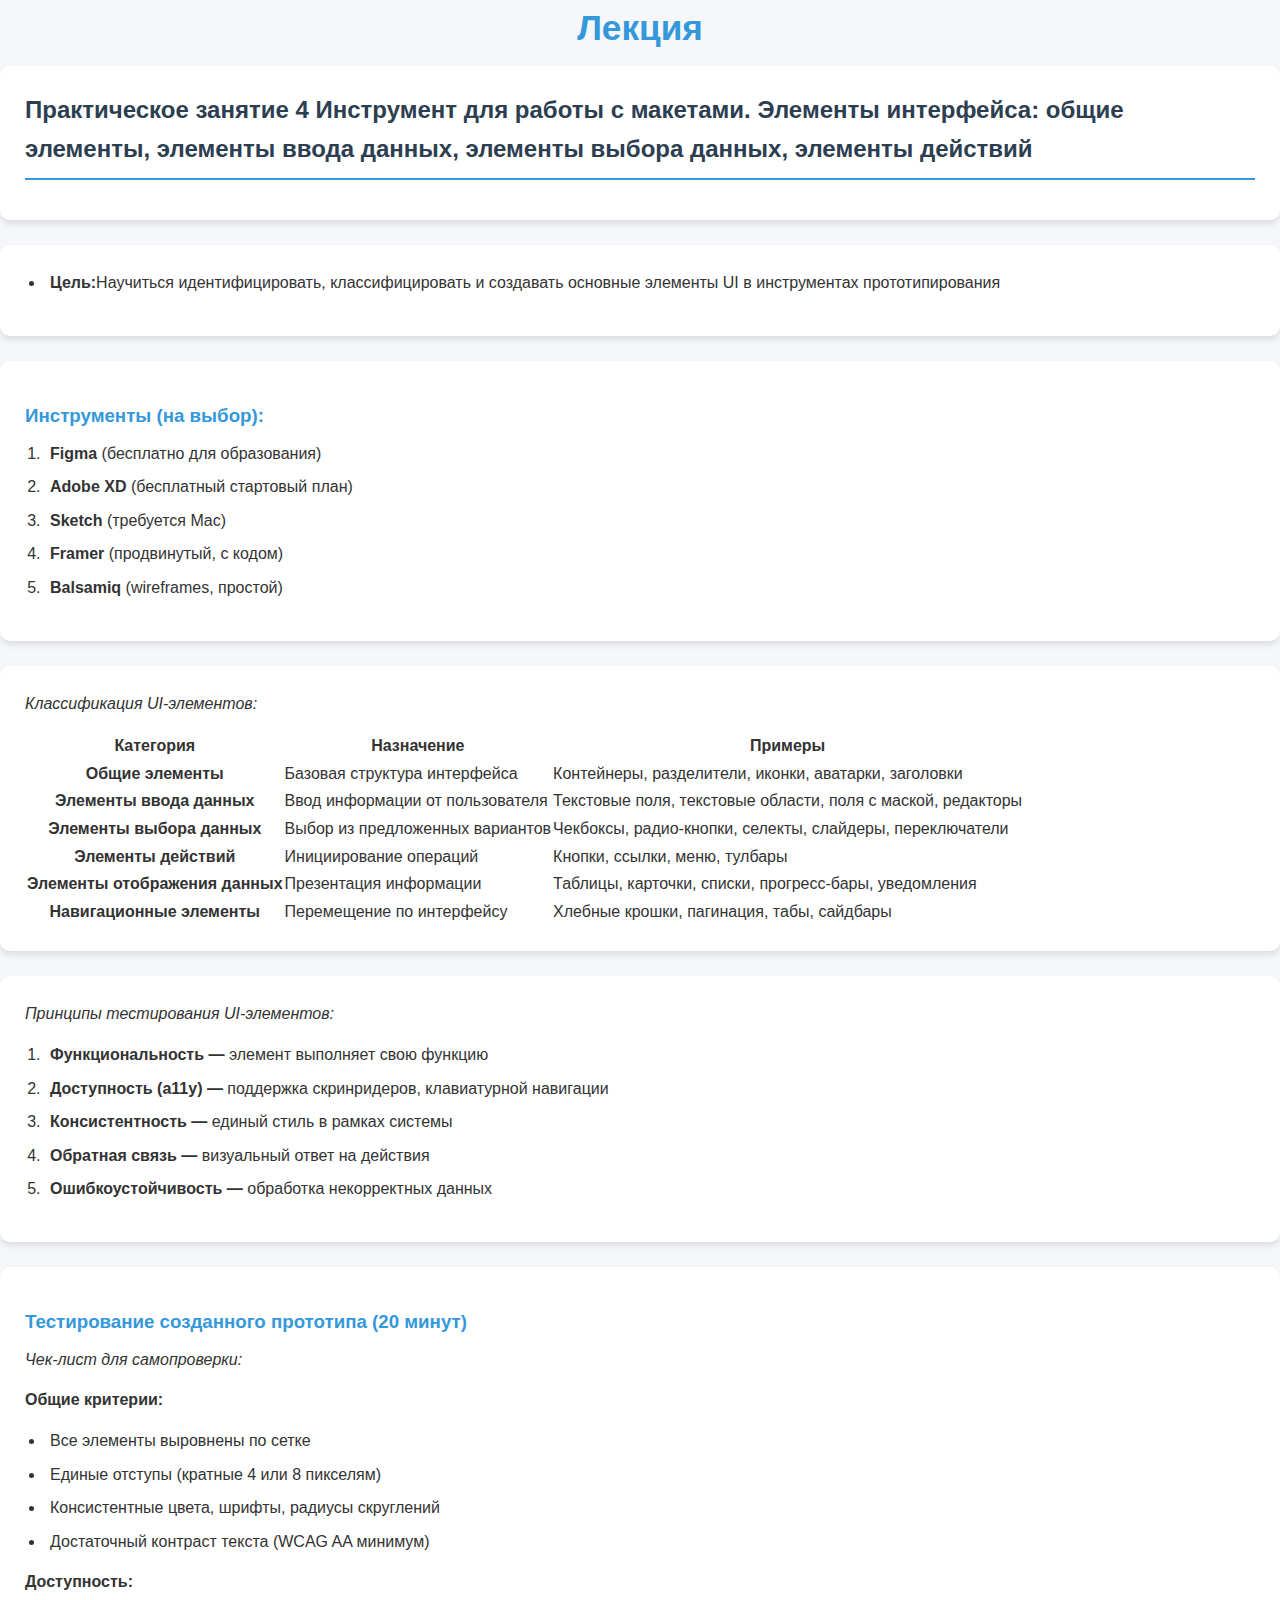
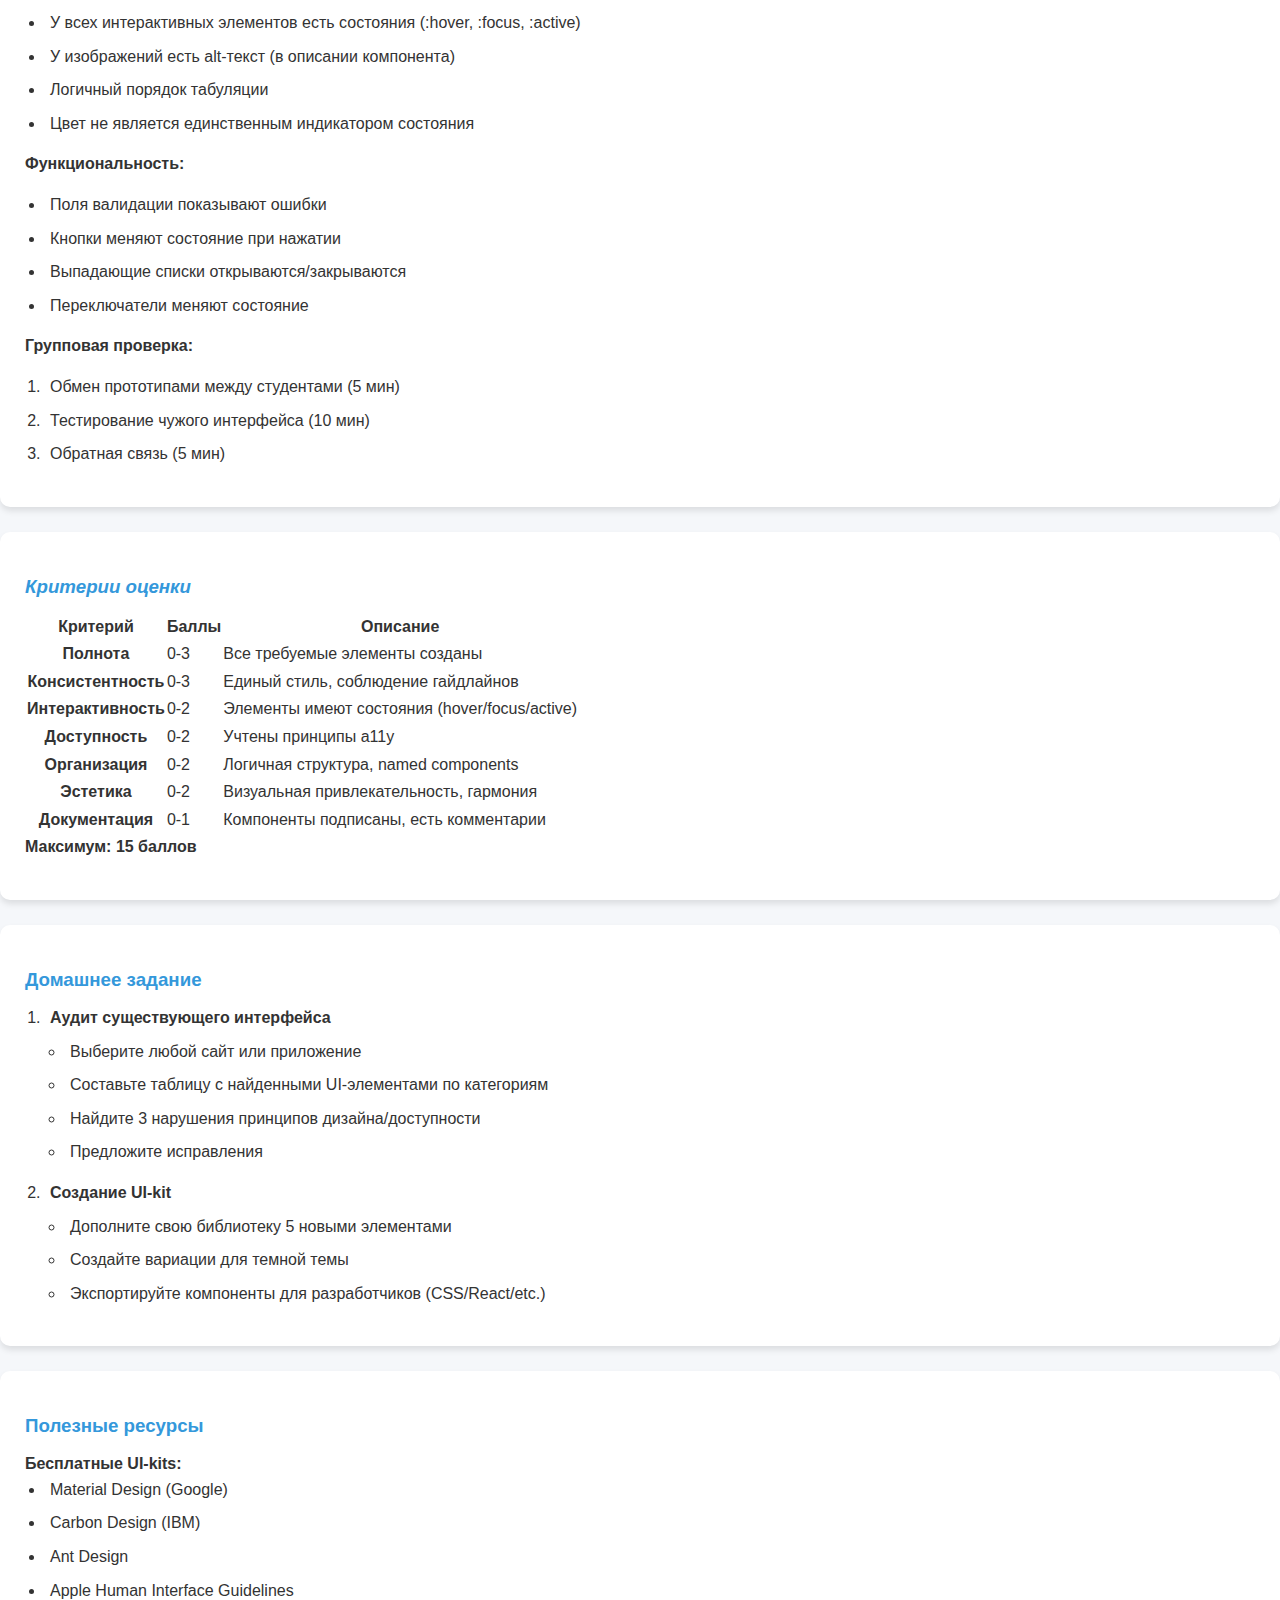
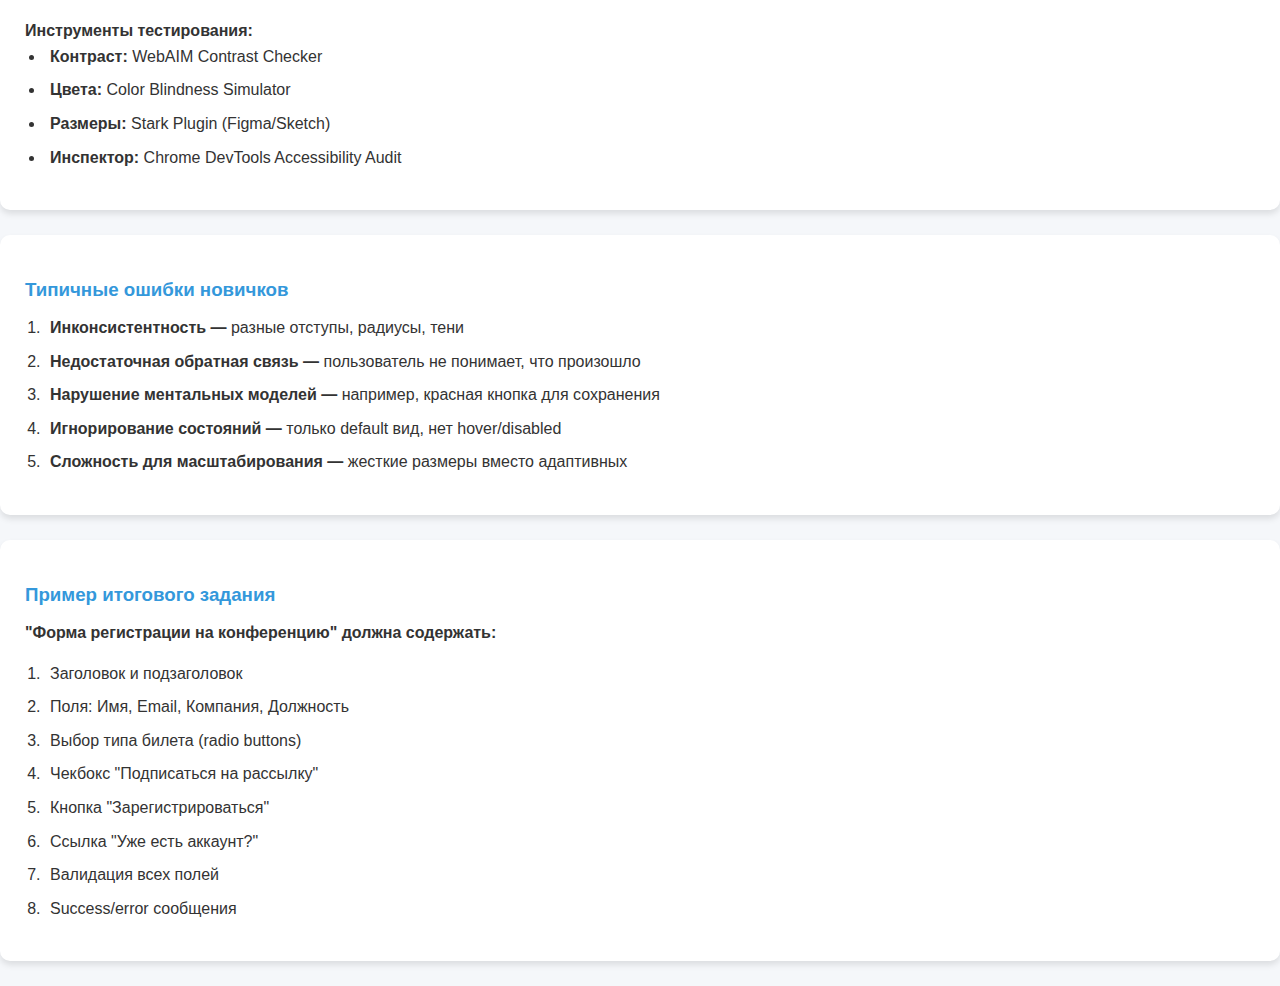
<file: index.html>
<!DOCTYPE html>
<html lang="en">
<head>
    <meta charset="UTF-8">
    <meta name="viewport" content="width=device-width, initial-scale=1.0">
    <link rel="stylesheet" href="style1.css">
    <title>Конспекты</title>
</head>
<body>
    <h1>Лекция</h1>
<div class = "card">
    <h2>Практическое занятие 4 Инструмент для работы с макетами. Элементы интерфейса: общие элементы, элементы ввода данных, элементы выбора данных, элементы действий</h2>
</div>
<div class = "card">
    <ul>
        <li><b>Цель:</b>Научиться идентифицировать, классифицировать и создавать основные элементы UI в инструментах прототипирования</li>
    </ul>
</div>
<div class="card">
<h3>Инструменты (на выбор):</h3>
<ol>
    <li><b>Figma</b> (бесплатно для образования)</li>
    <li><b>Adobe XD</b> (бесплатный стартовый план)</li>
    <li><b>Sketch</b> (требуется Mac)</li>
    <li><b>Framer</b> (продвинутый, с кодом)</li>
    <li><b>Balsamiq</b> (wireframes, простой)</li>
</ol>
</div>
<div class="card">
<p><i>Классификация UI-элементов:</i></p>
<table>
    <tr>
        <th>Категория</th>
        <th>Назначение</th>
        <th>Примеры</th>
    </tr>
    <tr>
        <th>Общие элементы</th>
        <td>Базовая структура интерфейса</td>
        <td>Контейнеры, разделители, иконки, аватарки, заголовки</td>
    </tr>
    <tr>
        <th>Элементы ввода данных</th>
        <td>Ввод информации от пользователя</td>
        <td>Текстовые поля, текстовые области, поля с маской, редакторы</td>
    </tr>
    <tr>
        <th>Элементы выбора данных</th>
        <td>Выбор из предложенных вариантов</td>
        <td>Чекбоксы, радио-кнопки, селекты, слайдеры, переключатели</td>
    </tr>
    <tr>
         <th>Элементы действий</th>
         <td>Инициирование операций</td>
         <td>Кнопки, ссылки, меню, тулбары</td>
    </tr>
    <tr>
         <th>Элементы отображения данных</th>
         <td>Презентация информации</td>
         <td>Таблицы, карточки, списки, прогресс-бары, уведомления</td>
    </tr>
    <tr>
         <th>Навигационные элементы</th>
         <td>Перемещение по интерфейсу</td>
         <td>Хлебные крошки, пагинация, табы, сайдбары</td>
    </tr>
</table>
</div>
<div class="card">
<p><i>Принципы тестирования UI-элементов:</i></p>
<ol>
    <li><b>Функциональность — </b>элемент выполняет свою функцию</li>
    <li><b>Доступность (a11y) — </b>поддержка скринридеров, клавиатурной навигации</li>
    <li><b>Консистентность — </b>единый стиль в рамках системы</li>
    <li><b>Обратная связь — </b>визуальный ответ на действия</li>
    <li><b>Ошибкоустойчивость — </b>обработка некорректных данных</li>
</ol>
</div>
<div class="card">
<h3>Тестирование созданного прототипа (20 минут)</h3>
<p><i>Чек-лист для самопроверки:</i></p>
<p><b>Общие критерии:</b></p>
<ul>
    <li>Все элементы выровнены по сетке</li>
    <li>Единые отступы (кратные 4 или 8 пикселям)</li>
    <li>Консистентные цвета, шрифты, радиусы скруглений</li>
    <li>Достаточный контраст текста (WCAG AA минимум)</li>
</ul>
<p><b>Доступность:</b></p>
<ul>
    <li>У всех интерактивных элементов есть состояния (:hover, :focus, :active)</li>
    <li>У изображений есть alt-текст (в описании компонента)</li>
    <li>Логичный порядок табуляции</li>
    <li>Цвет не является единственным индикатором состояния</li>
</ul>
<p><b>Функциональность:</b></p>
<ul>
    <li>Поля валидации показывают ошибки</li>
    <li>Кнопки меняют состояние при нажатии</li>
    <li>Выпадающие списки открываются/закрываются</li>
    <li>Переключатели меняют состояние</li>
</ul>
<p><b>Групповая проверка:</b></p>
<ol>
    <li>Обмен прототипами между студентами (5 мин)</li>
    <li>Тестирование чужого интерфейса (10 мин)</li>
    <li>Обратная связь (5 мин)</li>
</ol>
</div>
<div class="card">
<h3><i>Критерии оценки</i></h3>
<table>
    <tr>
        <th>Критерий</th>
        <th>Баллы</th>
        <th>Описание</th>
    </tr>
    <tr>
        <th>Полнота</th>
        <td>0-3</td>
        <td>Все требуемые элементы созданы</td>
    </tr>
    <tr>
        <th>Консистентность</th>
        <td>0-3</td>
        <td>Единый стиль, соблюдение гайдлайнов</td>
    </tr>
    <tr>
        <th>Интерактивность</th>
        <td>0-2</td>
        <td>Элементы имеют состояния (hover/focus/active)</td>
    </tr>
    <tr>
        <th>Доступность</th>
        <td>0-2</td>
        <td>Учтены принципы a11y</td>
    </tr>
    <tr>
        <th>Организация</th>
        <td>0-2</td>
        <td>Логичная структура, named components</td>
    </tr>
    <tr>
        <th>Эстетика</th>
        <td>0-2</td>
        <td>Визуальная привлекательность, гармония</td>
    </tr>
    <tr>
        <th>Документация</th>
        <td>0-1</td>
        <td>Компоненты подписаны, есть комментарии</td>
    </tr>
</table>
<p><b>Максимум: 15 баллов</b></p>
</div>
<div class="card">
<h3>Домашнее задание</h3>
<ol>
    <li><b>Аудит существующего интерфейса</b></li>
    <ul>
        <li>Выберите любой сайт или приложение</li>
        <li>Составьте таблицу с найденными UI-элементами по категориям</li>
        <li>Найдите 3 нарушения принципов дизайна/доступности</li>
        <li>Предложите исправления</li>
    </ul>
    <li><b>Создание UI-kit</b></li>
    <ul>
        <li>Дополните свою библиотеку 5 новыми элементами</li>
        <li>Создайте вариации для темной темы</li>
        <li>Экспортируйте компоненты для разработчиков (CSS/React/etc.)</li>
    </ul>
</ol>
</div>
<div class="card">
<h3>Полезные ресурсы</h3>
<b>Бесплатные UI-kits:</b>
<ul>
    <li>Material Design (Google)</li>
    <li>Carbon Design (IBM)</li>
    <li>Ant Design</li>
    <li>Apple Human Interface Guidelines</li>
</ul>
<b>Инструменты тестирования:</b>
<ul>
    <li><b>Контраст: </b>WebAIM Contrast Checker</li>
    <li><b>Цвета: </b>Color Blindness Simulator</li>
    <li><b>Размеры: </b>Stark Plugin (Figma/Sketch)</li>
    <li><b>Инспектор: </b>Chrome DevTools Accessibility Audit</li>
</ul>
</div>
<div class="card">
<h3>Типичные ошибки новичков</h3>
<ol>
    <li><b>Инконсистентность — </b>разные отступы, радиусы, тени</li>
    <li><b>Недостаточная обратная связь — </b>пользователь не понимает, что произошло</li>
    <li><b>Нарушение ментальных моделей — </b>например, красная кнопка для сохранения</li>
    <li><b>Игнорирование состояний — </b>только default вид, нет hover/disabled</li>
    <li><b>Сложность для масштабирования — </b>жесткие размеры вместо адаптивных</li>
</ol>
</div>
<div class="card">
<h3>Пример итогового задания</h3>
<p><b>"Форма регистрации на конференцию" должна содержать:</b></p>
<ol>
    <li>Заголовок и подзаголовок</li>
    <li>Поля: Имя, Email, Компания, Должность</li>
    <li>Выбор типа билета (radio buttons)</li>
    <li>Чекбокс "Подписаться на рассылку"</li>
    <li>Кнопка "Зарегистрироваться"</li>
    <li>Ссылка "Уже есть аккаунт?"</li>
    <li>Валидация всех полей</li>
    <li>Success/error сообщения</li>
</ol>
</div>
</body>
</html>
</file>
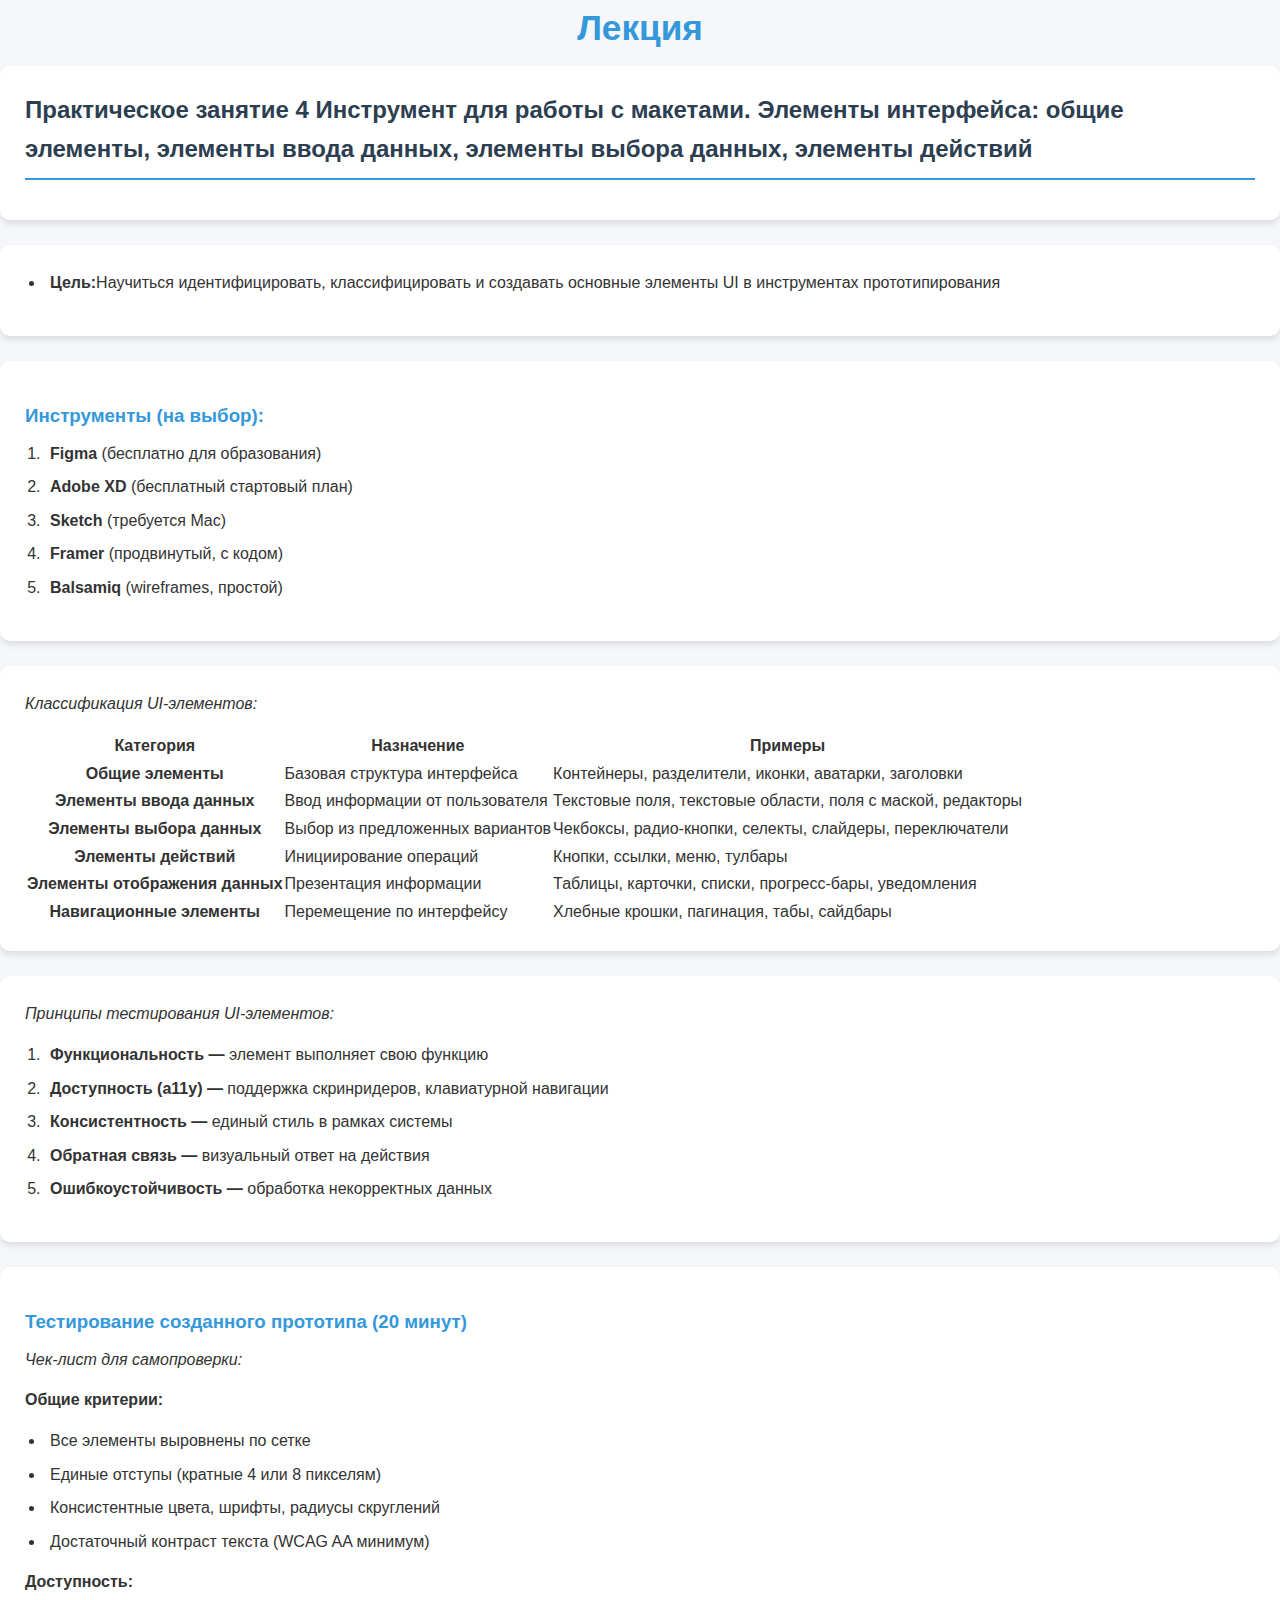
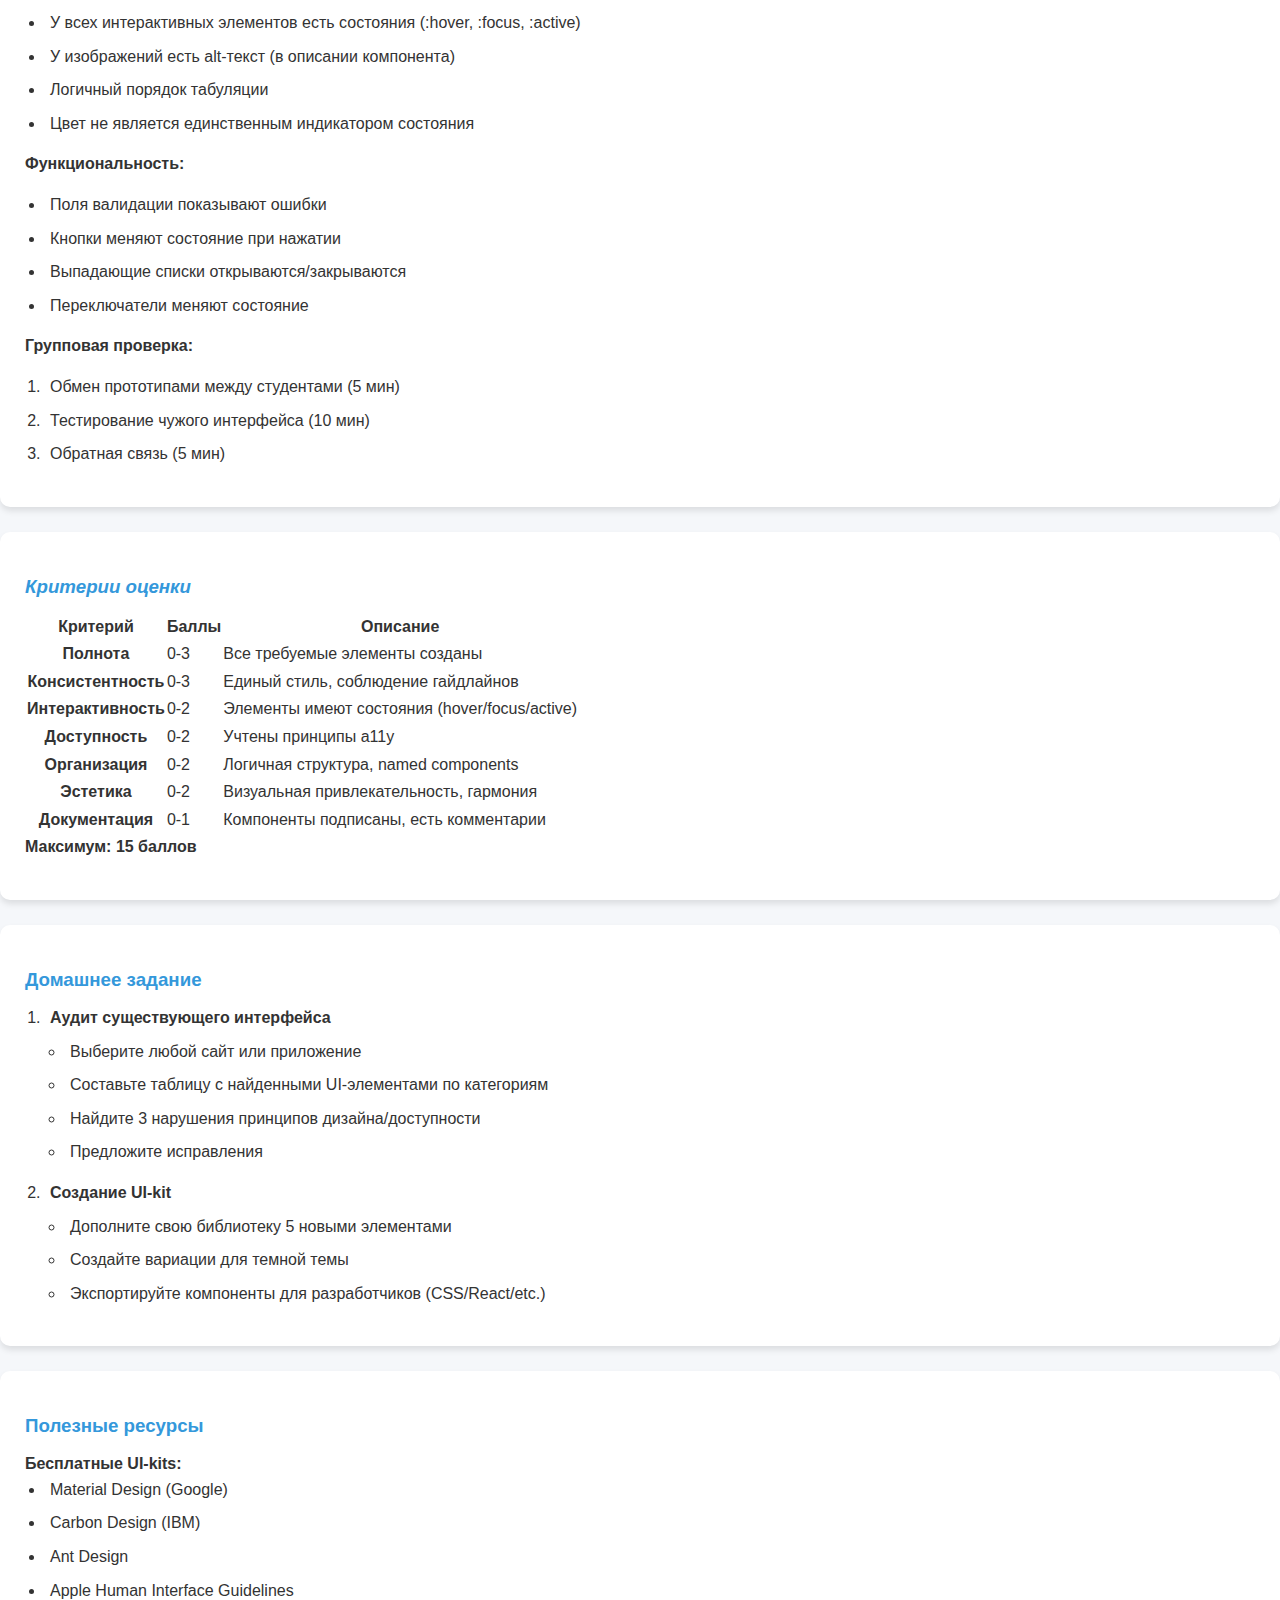
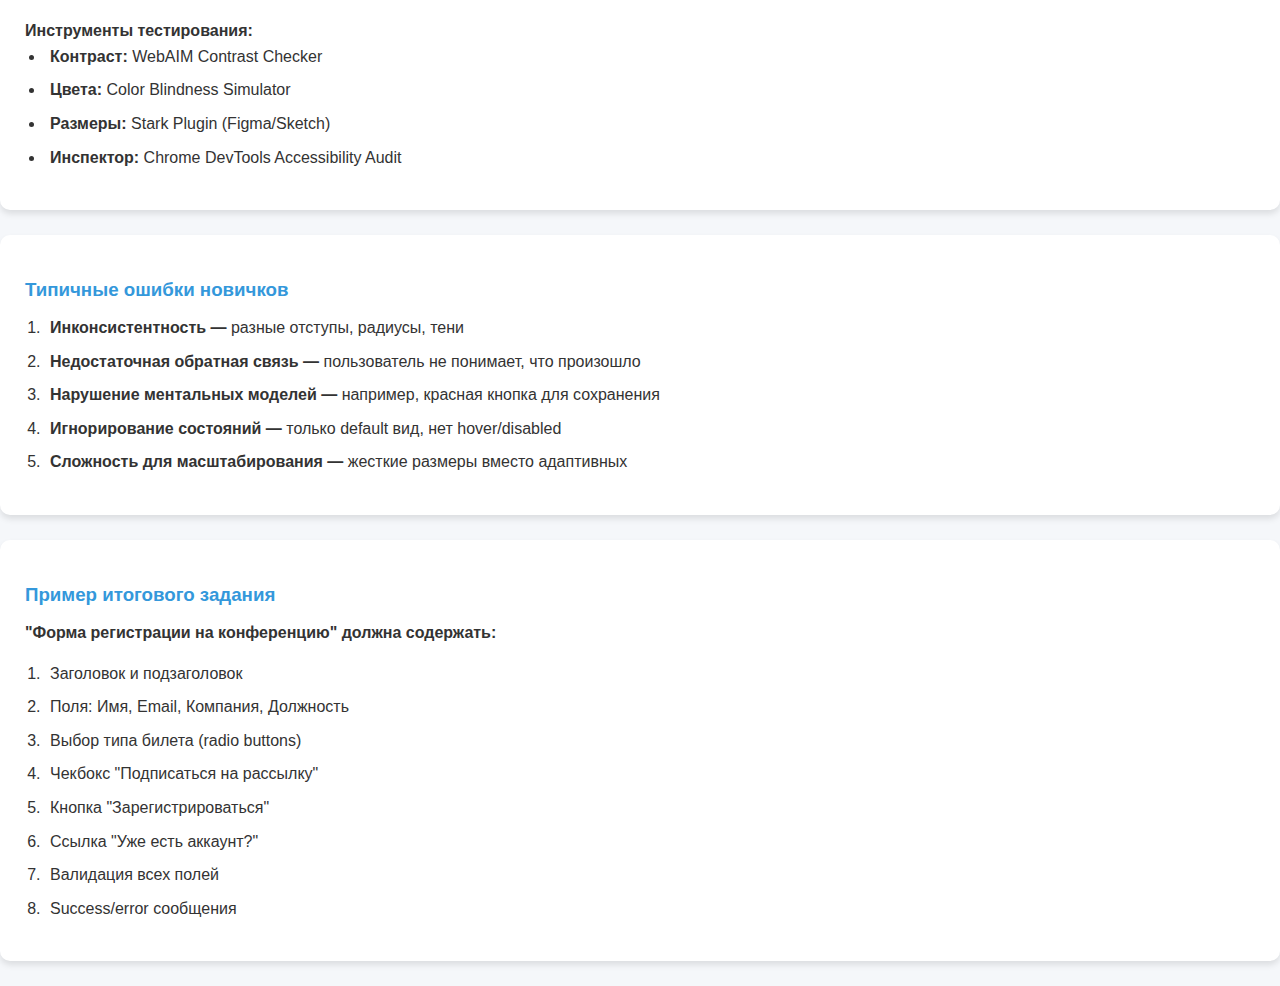
<file: index (1).html>
<!DOCTYPE html>
<html lang="en">
<head>
    <meta charset="UTF-8">
    <meta name="viewport" content="width=device-width, initial-scale=1.0">
    <link rel="stylesheet" href="style1.css">
    <title>Конспекты</title>
</head>
<body>
    <h1>Лекция</h1>
<div class = "card">
    <h2>Практическое занятие 4 Инструмент для работы с макетами. Элементы интерфейса: общие элементы, элементы ввода данных, элементы выбора данных, элементы действий</h2>
</div>
<div class = "card">
    <ul>
        <li><b>Цель:</b>Научиться идентифицировать, классифицировать и создавать основные элементы UI в инструментах прототипирования</li>
    </ul>
</div>
<div class="card">
<h3>Инструменты (на выбор):</h3>
<ol>
    <li><b>Figma</b> (бесплатно для образования)</li>
    <li><b>Adobe XD</b> (бесплатный стартовый план)</li>
    <li><b>Sketch</b> (требуется Mac)</li>
    <li><b>Framer</b> (продвинутый, с кодом)</li>
    <li><b>Balsamiq</b> (wireframes, простой)</li>
</ol>
</div>
<div class="card">
<p><i>Классификация UI-элементов:</i></p>
<table>
    <tr>
        <th>Категория</th>
        <th>Назначение</th>
        <th>Примеры</th>
    </tr>
    <tr>
        <th>Общие элементы</th>
        <td>Базовая структура интерфейса</td>
        <td>Контейнеры, разделители, иконки, аватарки, заголовки</td>
    </tr>
    <tr>
        <th>Элементы ввода данных</th>
        <td>Ввод информации от пользователя</td>
        <td>Текстовые поля, текстовые области, поля с маской, редакторы</td>
    </tr>
    <tr>
        <th>Элементы выбора данных</th>
        <td>Выбор из предложенных вариантов</td>
        <td>Чекбоксы, радио-кнопки, селекты, слайдеры, переключатели</td>
    </tr>
    <tr>
         <th>Элементы действий</th>
         <td>Инициирование операций</td>
         <td>Кнопки, ссылки, меню, тулбары</td>
    </tr>
    <tr>
         <th>Элементы отображения данных</th>
         <td>Презентация информации</td>
         <td>Таблицы, карточки, списки, прогресс-бары, уведомления</td>
    </tr>
    <tr>
         <th>Навигационные элементы</th>
         <td>Перемещение по интерфейсу</td>
         <td>Хлебные крошки, пагинация, табы, сайдбары</td>
    </tr>
</table>
</div>
<div class="card">
<p><i>Принципы тестирования UI-элементов:</i></p>
<ol>
    <li><b>Функциональность — </b>элемент выполняет свою функцию</li>
    <li><b>Доступность (a11y) — </b>поддержка скринридеров, клавиатурной навигации</li>
    <li><b>Консистентность — </b>единый стиль в рамках системы</li>
    <li><b>Обратная связь — </b>визуальный ответ на действия</li>
    <li><b>Ошибкоустойчивость — </b>обработка некорректных данных</li>
</ol>
</div>
<div class="card">
<h3>Тестирование созданного прототипа (20 минут)</h3>
<p><i>Чек-лист для самопроверки:</i></p>
<p><b>Общие критерии:</b></p>
<ul>
    <li>Все элементы выровнены по сетке</li>
    <li>Единые отступы (кратные 4 или 8 пикселям)</li>
    <li>Консистентные цвета, шрифты, радиусы скруглений</li>
    <li>Достаточный контраст текста (WCAG AA минимум)</li>
</ul>
<p><b>Доступность:</b></p>
<ul>
    <li>У всех интерактивных элементов есть состояния (:hover, :focus, :active)</li>
    <li>У изображений есть alt-текст (в описании компонента)</li>
    <li>Логичный порядок табуляции</li>
    <li>Цвет не является единственным индикатором состояния</li>
</ul>
<p><b>Функциональность:</b></p>
<ul>
    <li>Поля валидации показывают ошибки</li>
    <li>Кнопки меняют состояние при нажатии</li>
    <li>Выпадающие списки открываются/закрываются</li>
    <li>Переключатели меняют состояние</li>
</ul>
<p><b>Групповая проверка:</b></p>
<ol>
    <li>Обмен прототипами между студентами (5 мин)</li>
    <li>Тестирование чужого интерфейса (10 мин)</li>
    <li>Обратная связь (5 мин)</li>
</ol>
</div>
<div class="card">
<h3><i>Критерии оценки</i></h3>
<table>
    <tr>
        <th>Критерий</th>
        <th>Баллы</th>
        <th>Описание</th>
    </tr>
    <tr>
        <th>Полнота</th>
        <td>0-3</td>
        <td>Все требуемые элементы созданы</td>
    </tr>
    <tr>
        <th>Консистентность</th>
        <td>0-3</td>
        <td>Единый стиль, соблюдение гайдлайнов</td>
    </tr>
    <tr>
        <th>Интерактивность</th>
        <td>0-2</td>
        <td>Элементы имеют состояния (hover/focus/active)</td>
    </tr>
    <tr>
        <th>Доступность</th>
        <td>0-2</td>
        <td>Учтены принципы a11y</td>
    </tr>
    <tr>
        <th>Организация</th>
        <td>0-2</td>
        <td>Логичная структура, named components</td>
    </tr>
    <tr>
        <th>Эстетика</th>
        <td>0-2</td>
        <td>Визуальная привлекательность, гармония</td>
    </tr>
    <tr>
        <th>Документация</th>
        <td>0-1</td>
        <td>Компоненты подписаны, есть комментарии</td>
    </tr>
</table>
<p><b>Максимум: 15 баллов</b></p>
</div>
<div class="card">
<h3>Домашнее задание</h3>
<ol>
    <li><b>Аудит существующего интерфейса</b></li>
    <ul>
        <li>Выберите любой сайт или приложение</li>
        <li>Составьте таблицу с найденными UI-элементами по категориям</li>
        <li>Найдите 3 нарушения принципов дизайна/доступности</li>
        <li>Предложите исправления</li>
    </ul>
    <li><b>Создание UI-kit</b></li>
    <ul>
        <li>Дополните свою библиотеку 5 новыми элементами</li>
        <li>Создайте вариации для темной темы</li>
        <li>Экспортируйте компоненты для разработчиков (CSS/React/etc.)</li>
    </ul>
</ol>
</div>
<div class="card">
<h3>Полезные ресурсы</h3>
<b>Бесплатные UI-kits:</b>
<ul>
    <li>Material Design (Google)</li>
    <li>Carbon Design (IBM)</li>
    <li>Ant Design</li>
    <li>Apple Human Interface Guidelines</li>
</ul>
<b>Инструменты тестирования:</b>
<ul>
    <li><b>Контраст: </b>WebAIM Contrast Checker</li>
    <li><b>Цвета: </b>Color Blindness Simulator</li>
    <li><b>Размеры: </b>Stark Plugin (Figma/Sketch)</li>
    <li><b>Инспектор: </b>Chrome DevTools Accessibility Audit</li>
</ul>
</div>
<div class="card">
<h3>Типичные ошибки новичков</h3>
<ol>
    <li><b>Инконсистентность — </b>разные отступы, радиусы, тени</li>
    <li><b>Недостаточная обратная связь — </b>пользователь не понимает, что произошло</li>
    <li><b>Нарушение ментальных моделей — </b>например, красная кнопка для сохранения</li>
    <li><b>Игнорирование состояний — </b>только default вид, нет hover/disabled</li>
    <li><b>Сложность для масштабирования — </b>жесткие размеры вместо адаптивных</li>
</ol>
</div>
<div class="card">
<h3>Пример итогового задания</h3>
<p><b>"Форма регистрации на конференцию" должна содержать:</b></p>
<ol>
    <li>Заголовок и подзаголовок</li>
    <li>Поля: Имя, Email, Компания, Должность</li>
    <li>Выбор типа билета (radio buttons)</li>
    <li>Чекбокс "Подписаться на рассылку"</li>
    <li>Кнопка "Зарегистрироваться"</li>
    <li>Ссылка "Уже есть аккаунт?"</li>
    <li>Валидация всех полей</li>
    <li>Success/error сообщения</li>
</ol>
</div>
</body>
</html>
</file>
<file: style1.css>
:root {
            --primary-color: #2c3e50;
            --secondary-color: #3498db;
            --accent-color: #e74c3c;
            --light-color: #ecf0f1;
            --dark-color: #2c3e50;
            --text-color: #333;
            --shadow: 0 4px 6px rgba(0, 0, 0, 0.1);
        }
        
        * {
            margin: 0;
            padding: 0;
            box-sizing: border-box;
            font-family: 'Segoe UI', Tahoma, Geneva, Verdana, sans-serif;
        }
        
        body {
            background-color: #f5f7fa;
            color: var(--text-color);
            line-height: 1.6;
        }
        
        .container {color: #3498db;
            max-width: 1200px;
            margin: 0 auto;
            padding: 20px;
        }
        
        header {
            background: linear-gradient(135deg, var(--primary-color), var(--secondary-color));
            color: white;
            padding: 30px 0;
            text-align: center;
            border-radius: 0 0 10px 10px;
            box-shadow: var(--shadow);
            margin-bottom: 30px;
        }
        
        h1 {color: #3498db;
            font-size: 2.2rem;
            margin-bottom: 10px;
            text-align: center;
        }
        
        .subtitle {color: #3498db;
            font-size: 1.2rem;
            opacity: 0.9;
        }
        
        .card {
            background: white;
            border-radius: 10px;
            padding: 25px;
            margin-bottom: 25px;
            box-shadow: var(--shadow);
            transition: transform 0.3s ease;
        }
        
        .card:hover {
            transform: translateY(-5px);
        }
        
        h2 {
            color: var(--primary-color);
            margin-bottom: 15px;
            padding-bottom: 10px;
            border-bottom: 2px solid var(--secondary-color);
        }
        
        h3 {
            color: var(--secondary-color);
            margin: 15px 0 10px;
        }
        
        p {
            margin-bottom: 15px;
        }
        
        ul, ol {
            margin-left: 20px;
            margin-bottom: 15px;
        }
        
        li {
            margin-bottom: 8px;
            padding-left: 5px;
        }
        
        .grid {
            display: grid;
            grid-template-columns: repeat(auto-fit, minmax(300px, 1fr));
            gap: 20px;
            margin: 20px 0;
        }
        
        .grid-item {
            background: var(--light-color);
            padding: 15px;
            border-radius: 8px;
            border-left: 4px solid var(--accent-color);
        }
        
        .comparison-table {
            width: 100%;
            border-collapse: collapse;
            margin: 20px 0;
        }
        
        .comparison-table th, .comparison-table td {
            border: 1px solid #ddd;
            padding: 12px;
            text-align: left;
        }
        
        .comparison-table th {
            background-color: var(--secondary-color);
            color: white;
        }
        
        .comparison-table tr:nth-child(even) {
            background-color: #f9f9f9;
        }
        
        .key-points {
            background: linear-gradient(to right, var(--light-color), white);
            padding: 20px;
            border-radius: 10px;
            margin: 20px 0;
            border-left: 4px solid var(--accent-color);
        }
        
        .strategy-table {
            width: 100%;
            border-collapse: collapse;
            margin: 20px 0;
        }
        
        .strategy-table th, .strategy-table td {
            border: 1px solid #ddd;
            padding: 12px;
            text-align: center;
        }
        
        .strategy-table th {
            background-color: var(--primary-color);
            color: white;
        }
        
        .strategy-table td:first-child {
            text-align: left;
            font-weight: bold;
        }
        
        footer {
            text-align: center;
            margin-top: 40px;
            padding: 20px;
            color: #666;
            font-size: 0.9rem;
        }
        

        @media (max-width: 768px) {
            .grid {
                grid-template-columns: 1fr;
            }
            
            h1 {
                font-size: 1.8rem;
            }
        }
</file>
